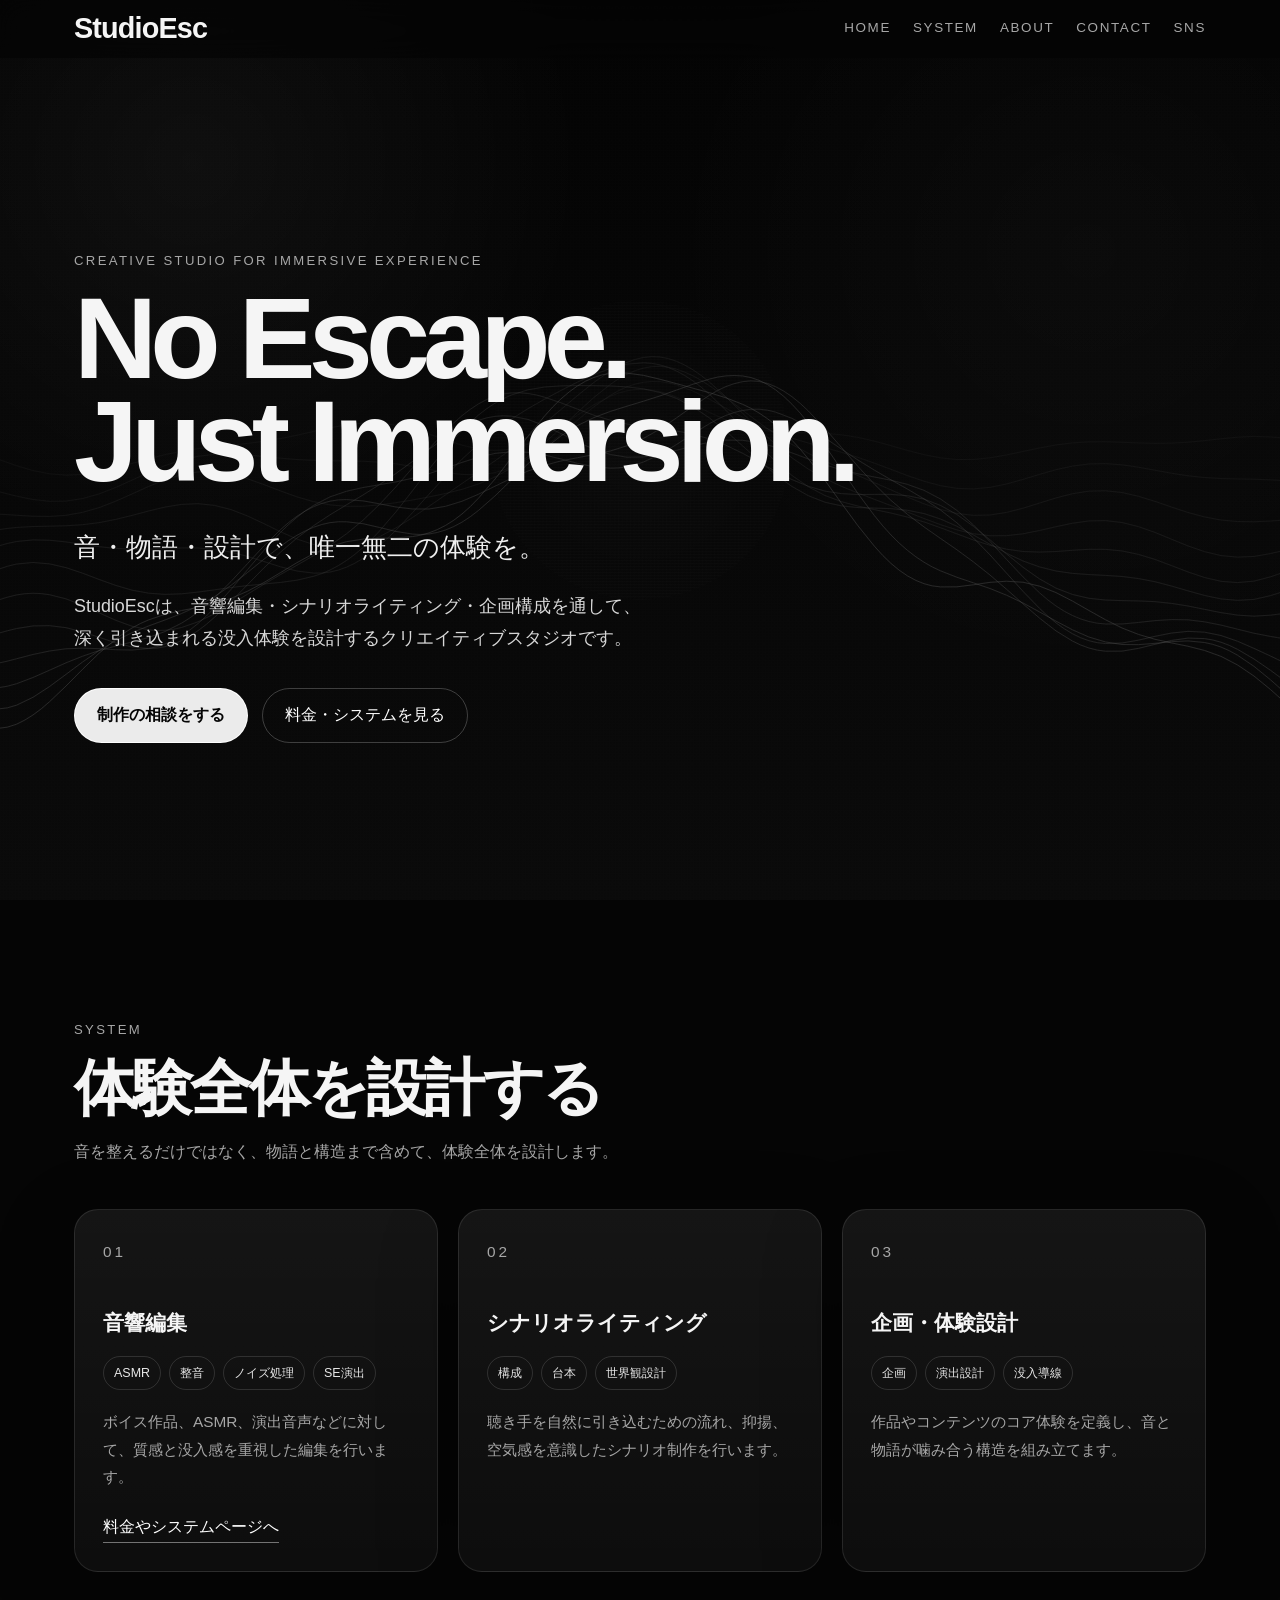
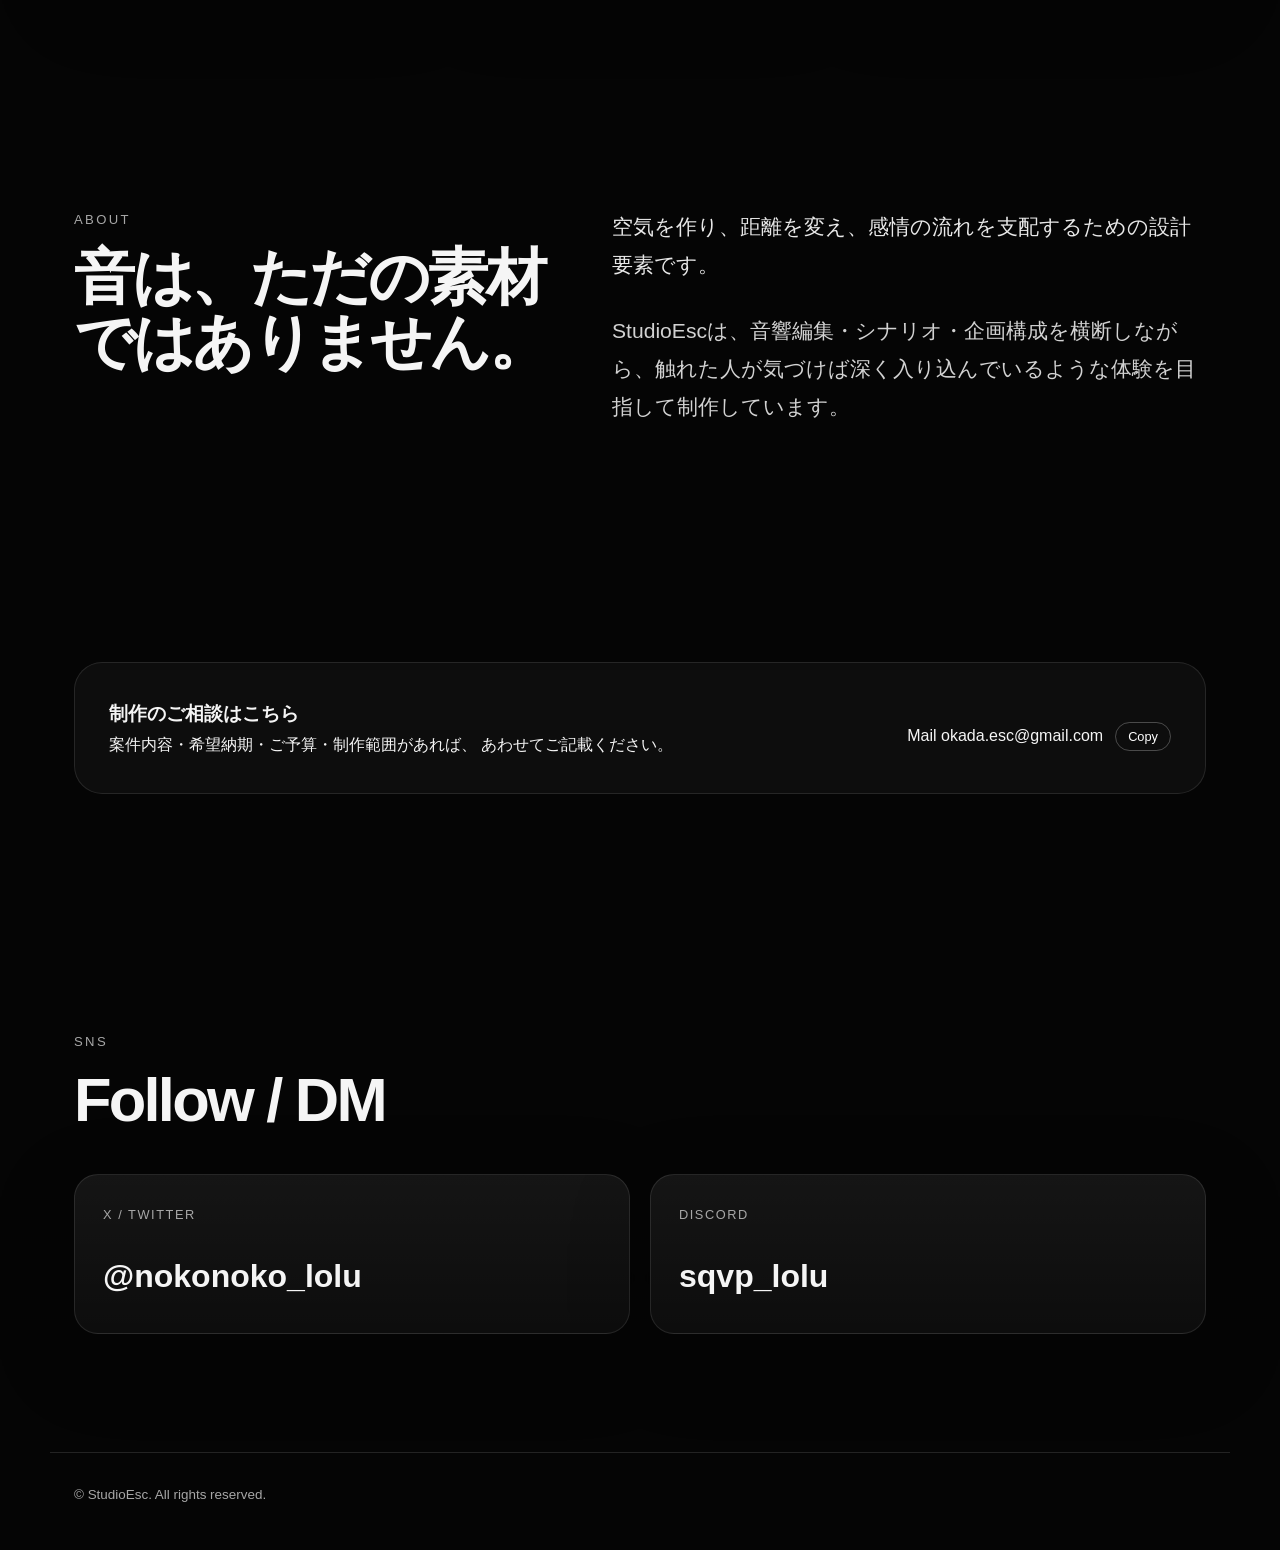
<file: studioesc-site/index.html>
<!DOCTYPE html>
<html lang="ja">
<head>
  <meta charset="UTF-8" />
  <meta name="viewport" content="width=device-width, initial-scale=1.0" />
  <title>StudioEsc | No Escape. Just Immersion.</title>
  <meta name="description" content="StudioEscは、音響編集・シナリオライティング・企画構成を通して、深く引き込まれる没入体験を設計するクリエイティブスタジオです。" />
  <link rel="stylesheet" href="assets/css/style.css" />
</head>
<body>
  <div class="page-bg" aria-hidden="true"></div>
  <div class="cursor-noise" aria-hidden="true"></div>
  <div class="topo-bg" aria-hidden="true"><svg id="topoSvg" viewBox="0 0 1440 900" preserveAspectRatio="none"></svg></div>

  <header class="site-header" id="siteHeader">
    <div class="nav-inner">
      <a href="index.html#home" class="brand" aria-label="StudioEsc HOME">
         Studio<span>Esc</span>
      </a>
      <nav class="nav-links" aria-label="グローバルナビゲーション">
        <a href="index.html#home">HOME</a>
        <a href="index.html#system">System</a>
        <a href="index.html#about">About</a>
        <a href="index.html#contact">Contact</a>
        <a href="index.html#sns">SNS</a>
      </nav>
    </div>
  </header>

  <main>
    <section class="hero container" id="home">
      <div class="hero-inner reveal">
        <p class="eyebrow">Creative Studio for Immersive Experience</p>
        <h1>No Escape.<br />Just Immersion.</h1>
        <p class="lead">音・物語・設計で、唯一無二の体験を。</p>
        <p class="hero-copy">StudioEscは、音響編集・シナリオライティング・企画構成を通して、<br class="pc-only" />深く引き込まれる没入体験を設計するクリエイティブスタジオです。</p>
        <div class="hero-actions">
          <a class="button primary" href="#contact">制作の相談をする</a>
          <a class="button" href="system.html">料金・システムを見る</a>
        </div>
      </div>
    </section>

    <section id="system" class="section">
      <div class="container reveal">
        <div class="section-head">
          <p class="eyebrow">System</p>
          <h2 class="section-title">体験全体を設計する</h2>
          <p class="section-copy">音を整えるだけではなく、物語と構造まで含めて、体験全体を設計します。</p>
        </div>

        <div class="service-grid">
          <article class="card service-card">
            <p class="card-number">01</p>
            <h3>音響編集</h3>
            <div class="tag-wrap">
              <span>ASMR</span><span>整音</span><span>ノイズ処理</span><span>SE演出</span>
            </div>
            <p>ボイス作品、ASMR、演出音声などに対して、質感と没入感を重視した編集を行います。</p>
            <a class="text-link" href="system.html">料金やシステムページへ</a>
          </article>

          <article class="card service-card">
            <p class="card-number">02</p>
            <h3>シナリオライティング</h3>
            <div class="tag-wrap">
              <span>構成</span><span>台本</span><span>世界観設計</span>
            </div>
            <p>聴き手を自然に引き込むための流れ、抑揚、空気感を意識したシナリオ制作を行います。</p>
          </article>

          <article class="card service-card">
            <p class="card-number">03</p>
            <h3>企画・体験設計</h3>
            <div class="tag-wrap">
              <span>企画</span><span>演出設計</span><span>没入導線</span>
            </div>
            <p>作品やコンテンツのコア体験を定義し、音と物語が噛み合う構造を組み立てます。</p>
          </article>
        </div>
      </div>
    </section>

    <section id="about" class="section about-section">
      <div class="container reveal">
        <div class="about-layout">
          <div>
            <p class="eyebrow">About</p>
            <h2 class="section-title">音は、ただの素材ではありません。</h2>
          </div>
          <div class="about-copy">
            <p>空気を作り、距離を変え、感情の流れを支配するための設計要素です。</p>
            <p>StudioEscは、音響編集・シナリオ・企画構成を横断しながら、触れた人が気づけば深く入り込んでいるような体験を目指して制作しています。</p>
          </div>
        </div>
      </div>
    </section>

    <section id="contact" class="section">
      <div class="container reveal">
       <div class="contact-box">
        <div>
          <h3>制作のご相談はこちら</h3>
          <p class="contact-text">
            案件内容・希望納期・ご予算・制作範囲があれば、
            あわせてご記載ください。
          </p>
        </div>
        <div class="contact-mail-box">
        <div class="contact-mail-info">
          <span class="mail-label">Mail</span>
          <span class="mail-address" id="mailAddress">
            okada.esc@gmail.com
          </span>
        </div>
        <button id="copyMail" class="copy-button">
          Copy
        </button>
        </div>
      </div>
    </section>

    <section id="sns" class="section sns-section">
      <div class="container reveal">
        <div class="section-head">
          <p class="eyebrow">SNS</p>
          <h2 class="section-title">Follow / DM</h2>
        </div>
        <div class="sns-grid">
          <a class="card sns-card" href="https://x.com/nokonoko_lolu" target="_blank" rel="noopener">
            <span>X / Twitter</span>
            <strong>@nokonoko_lolu</strong>
          </a>
          <div class="card sns-card">
            <span>Discord</span>
            <strong>sqvp_lolu</strong>
          </div>
        </div>
      </div>
    </section>
  </main>

  <footer class="footer container">
    <p>© StudioEsc. All rights reserved.</p>
  </footer>

  <script src="assets/js/main.js"></script>
</body>
</html>
</file>
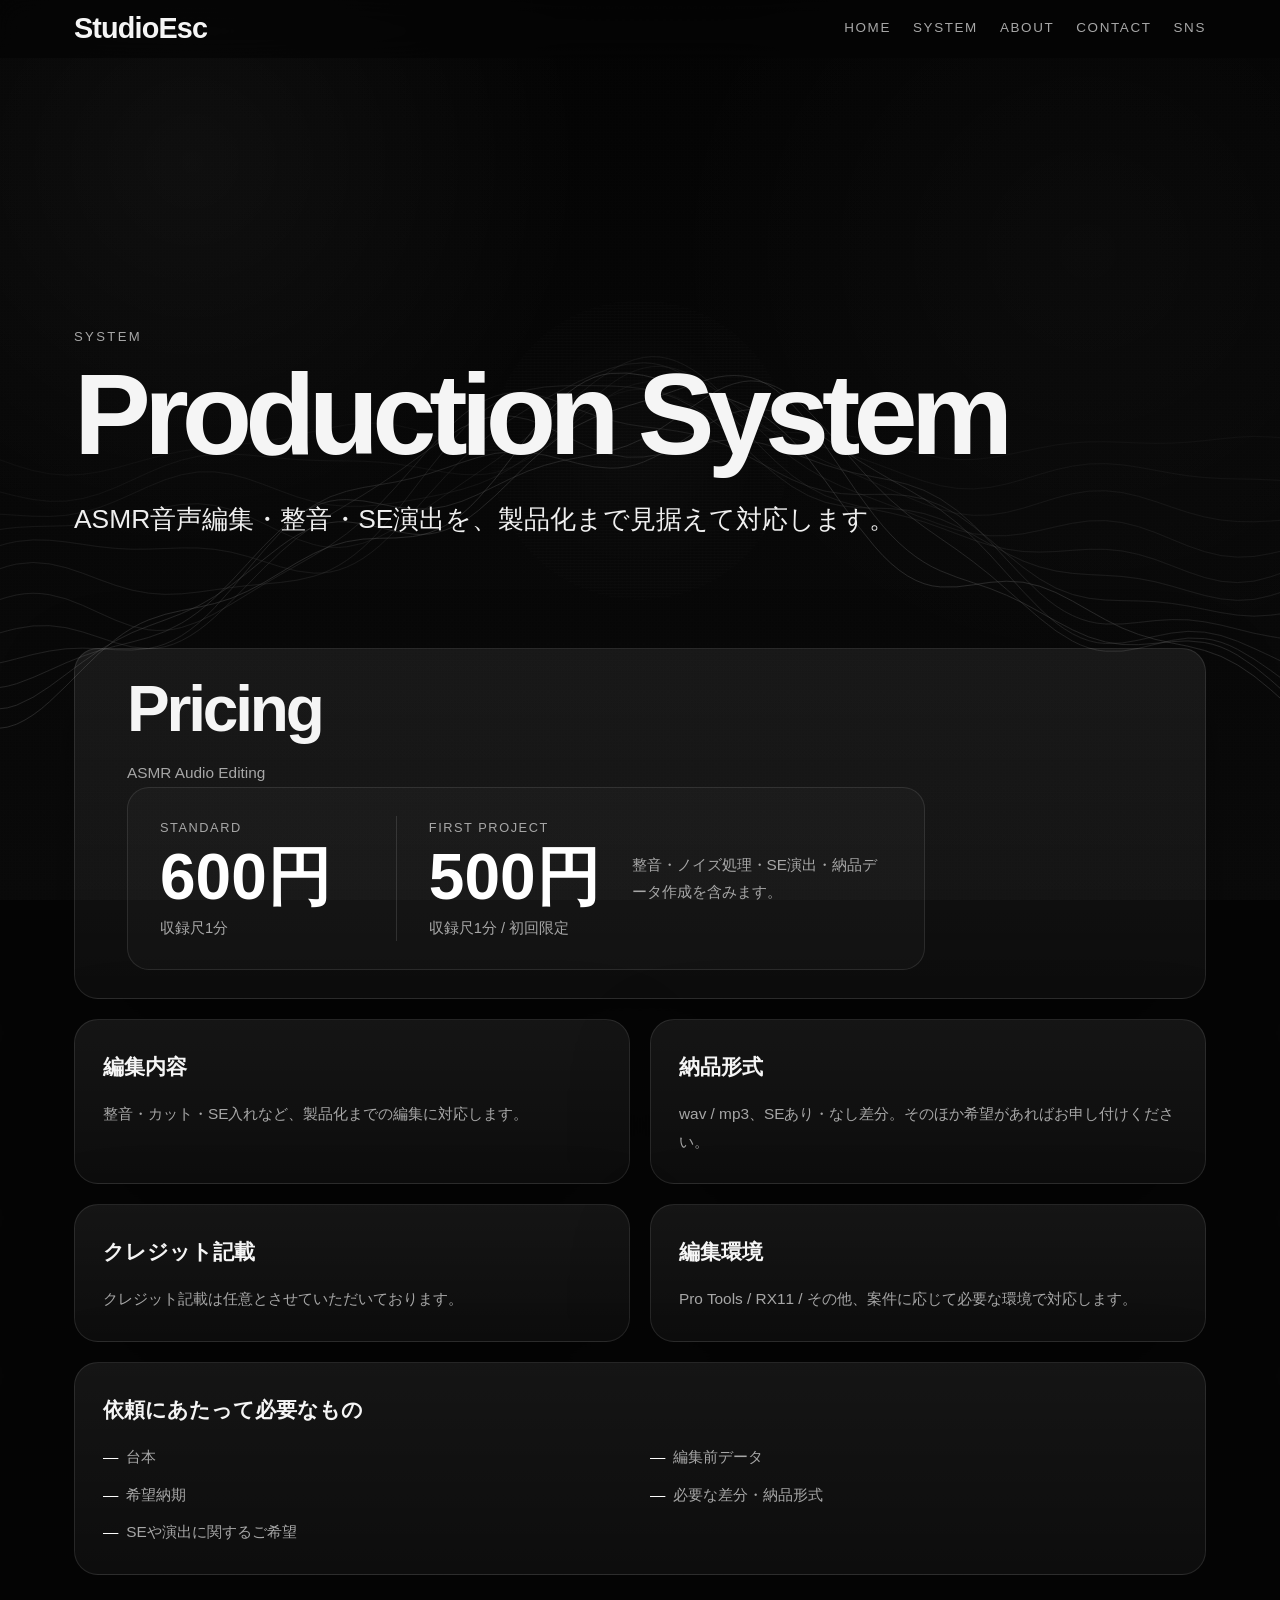
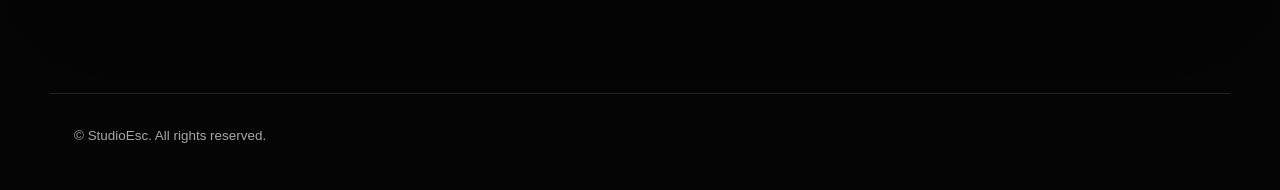
<file: studioesc-site/system.html>
<!DOCTYPE html>
<html lang="ja">
<head>
  <meta charset="UTF-8" />
  <meta name="viewport" content="width=device-width, initial-scale=1.0" />
  <title>System | StudioEsc</title>
  <meta name="description" content="StudioEscのASMR音声編集料金、納品形式、制作環境、依頼に必要なもの。" />
  <link rel="stylesheet" href="assets/css/style.css" />
</head>
<body>
  <div class="page-bg" aria-hidden="true"></div>
  <div class="cursor-noise" aria-hidden="true"></div>
  <div class="topo-bg" aria-hidden="true"><svg id="topoSvg" viewBox="0 0 1440 900" preserveAspectRatio="none"></svg></div>

  <header class="site-header" id="siteHeader">
    <div class="nav-inner">
      <a href="index.html" class="brand">
  Studio<span>Esc</span>
</a>
      <nav class="nav-links" aria-label="グローバルナビゲーション">
        <a href="index.html#home">HOME</a>
        <a href="index.html#system">System</a>
        <a href="index.html#about">About</a>
        <a href="index.html#contact">Contact</a>
        <a href="index.html#sns">SNS</a>
      </nav>
    </div>
  </header>

  <main>
    <section class="page-hero container">
      <div class="reveal">
        <p class="eyebrow">System</p>
        <h1>Production System</h1>
        <p class="lead">ASMR音声編集・整音・SE演出を、製品化まで見据えて対応します。</p>
      </div>
    </section>

    <section class="section system-detail">
      <div class="container reveal">
        <div class="price-card card">
          <div>
            <section id="pricing">
              <div class="container section-block">
                <h2 class="section-title">Pricing</h2>
                <p class="section-copy">ASMR Audio Editing</p>

                <div class="pricing-card">
                  <div class="pricing-item">
                    <span class="price-label">Standard</span>
                    <strong class="price-value">600円</strong>
                    <span class="price-unit">収録尺1分</span>
                  </div>

                  <div class="pricing-item featured-price">
                    <span class="price-label">First Project</span>
                    <strong class="price-value">500円</strong>
                    <span class="price-unit">収録尺1分 / 初回限定</span>
                  </div>

                  <p class="pricing-note">
                    整音・ノイズ処理・SE演出・納品データ作成を含みます。
                  </p>
                </div>
              </div>
            </section>
          </div>
        </div>

        <div class="detail-grid">
          <article class="card">
            <h3>編集内容</h3>
            <p>整音・カット・SE入れなど、製品化までの編集に対応します。</p>
          </article>
          <article class="card">
            <h3>納品形式</h3>
            <p>wav / mp3、SEあり・なし差分。そのほか希望があればお申し付けください。</p>
          </article>
          <article class="card">
            <h3>クレジット記載</h3>
            <p>クレジット記載は任意とさせていただいております。</p>
          </article>
          <article class="card">
            <h3>編集環境</h3>
            <p>Pro Tools / RX11 / その他、案件に応じて必要な環境で対応します。</p>
          </article>
          <article class="card wide">
            <h3>依頼にあたって必要なもの</h3>
            <ul class="check-list">
              <li>台本</li>
              <li>編集前データ</li>
              <li>希望納期</li>
              <li>必要な差分・納品形式</li>
              <li>SEや演出に関するご希望</li>
            </ul>
          </article>
        </div>
      </div>
    </section>
  </main>

  <footer class="footer container">
    <p>© StudioEsc. All rights reserved.</p>
  </footer>

  <script src="assets/js/main.js"></script>
</body>
</html>
</file>
<file: studioesc-site/assets/css/style.css>
:root {
  --bg: #050505;
  --bg-soft: #0b0b0b;
  --text: #f5f5f5;
  --muted: #a7a7a7;
  --line: rgba(255,255,255,.12);
  --panel: rgba(255,255,255,.035);
  --panel-strong: rgba(255,255,255,.065);
  --panel-border: rgba(255,255,255,.10);
  --max-width: 1180px;
  --cursor-x: 50%;
  --cursor-y: 50%;
}

* { box-sizing: border-box; margin: 0; padding: 0; }
html { scroll-behavior: smooth; }
body {
  min-height: 100vh;
  font-family: -apple-system, BlinkMacSystemFont, "Segoe UI", Roboto, "Helvetica Neue", Arial, sans-serif;
  color: var(--text);
  background: var(--bg);
  line-height: 1.8;
  overflow-x: hidden;
}
a { color: inherit; text-decoration: none; }
img { display: block; max-width: 100%; }

.page-bg,
.cursor-noise,
.topo-bg { position: fixed; inset: 0; pointer-events: none; }
.page-bg {
  z-index: 0;
  background:
    radial-gradient(circle at 15% 18%, rgba(255,255,255,.045), transparent 30%),
    radial-gradient(circle at 85% 28%, rgba(255,255,255,.025), transparent 34%),
    linear-gradient(180deg, #030303 0%, #0a0a0a 100%);
}
.page-bg::after {
  content: "";
  position: absolute;
  inset: 0;
  opacity: .05;
  background-image:
    linear-gradient(rgba(255,255,255,.02) 1px, transparent 1px),
    linear-gradient(90deg, rgba(255,255,255,.016) 1px, transparent 1px),
    radial-gradient(rgba(255,255,255,.025) .6px, transparent .9px);
  background-size: 3px 3px, 3px 3px, 8px 8px;
  mix-blend-mode: screen;
}
.cursor-noise { z-index: 1; }
.cursor-noise::before {
  content: "";
  position: absolute;
  left: var(--cursor-x);
  top: var(--cursor-y);
  width: 300px;
  height: 300px;
  border-radius: 50%;
  transform: translate(-50%, -50%);
  opacity: .22;
  background:
    repeating-linear-gradient(0deg, rgba(255,255,255,.05) 0 1px, transparent 1px 3px),
    repeating-linear-gradient(90deg, rgba(255,255,255,.02) 0 1px, transparent 1px 4px),
    radial-gradient(circle, rgba(255,255,255,.08), rgba(255,255,255,.025) 45%, transparent 74%);
  mix-blend-mode: screen;
}
.topo-bg { z-index: 1; opacity: .28; mix-blend-mode: screen; }
.topo-bg svg { width: 100%; height: 100%; }
.topo-line { fill: none; stroke: rgba(255,255,255,.9); stroke-width: .8; vector-effect: non-scaling-stroke; }

.site-header, main, .footer { position: relative; z-index: 2; }
.site-header {
  position: fixed;
  top: 0;
  left: 0;
  width: 100%;
  z-index: 20;
  backdrop-filter: blur(14px);
  background: rgba(5,5,5,.72);
  border-bottom: 1px solid transparent;
  transition: background .2s ease, border-color .2s ease;
}
.site-header.scrolled { background: rgba(5,5,5,.9); border-color: var(--line); }
.nav-inner {
  max-width: var(--max-width);
  margin: 0 auto;
  padding: 14px 24px;
  display: flex;
  align-items: center;
  justify-content: space-between;
  gap: 24px;
}

.brand {
  font-size: 1.8rem;
  font-weight: 900;
  letter-spacing: -0.03em;
  text-transform: none;
  line-height: 1;
}

.brand img { width: 148px; opacity: .96; }
.nav-links { display: flex; gap: 22px; flex-wrap: wrap; justify-content: flex-end; }
.nav-links a { color: var(--muted); font-size: .84rem; letter-spacing: .12em; text-transform: uppercase; transition: color .2s ease; }
.nav-links a:hover { color: var(--text); }

.container { max-width: var(--max-width); margin: 0 auto; padding: 0 24px; }
.hero { min-height: 100vh; display: grid; align-items: center; padding-top: 92px; }
.hero-inner { max-width: 980px; }
.eyebrow { color: var(--muted); font-size: .82rem; letter-spacing: .18em; text-transform: uppercase; margin-bottom: 14px; }
.hero h1, .page-hero h1 {
  font-size: clamp(3.4rem, 9vw, 8.2rem);
  line-height: .9;
  letter-spacing: -.06em;
  margin-bottom: 30px;
}
.lead { font-size: clamp(1.18rem, 2.2vw, 1.65rem); color: #efefef; margin-bottom: 18px; }
.hero-copy { max-width: 780px; color: #d8d8d8; font-size: clamp(1rem, 1.6vw, 1.12rem); }
.hero-actions { display: flex; flex-wrap: wrap; gap: 14px; margin-top: 34px; }
.button {
  display: inline-flex;
  align-items: center;
  justify-content: center;
  min-height: 48px;
  padding: 12px 22px;
  border: 1px solid rgba(255,255,255,.22);
  border-radius: 999px;
  color: #fff;
  transition: transform .2s ease, border-color .2s ease, background .2s ease;
}
.button:hover { transform: translateY(-2px); border-color: rgba(255,255,255,.48); background: rgba(255,255,255,.045); }
.button.primary { background: rgba(255,255,255,.92); color: #050505; border-color: rgba(255,255,255,.92); font-weight: 700; }
.button.primary:hover { background: #fff; }
.button.large { min-width: min(100%, 280px); }

.section { padding: 118px 0; scroll-margin-top: 86px; }
.section-head { margin-bottom: 42px; }
.section-title { font-size: clamp(2rem, 4.8vw, 4rem); line-height: 1.05; letter-spacing: -.045em; margin-bottom: 18px; }
.section-copy { max-width: 760px; color: var(--muted); }
.service-grid, .detail-grid, .sns-grid { display: grid; gap: 20px; }
.service-grid { grid-template-columns: repeat(3, minmax(0, 1fr)); }
.card {
  position: relative;
  overflow: hidden;
  padding: 28px;
  border: 1px solid var(--panel-border);
  border-radius: 24px;
  background: linear-gradient(180deg, var(--panel-strong), var(--panel));
  box-shadow: 0 24px 80px rgba(0,0,0,.28);
}
.card::before {
  content: "";
  position: absolute;
  inset: 0;
  opacity: 0;
  background: radial-gradient(circle at var(--cursor-x) var(--cursor-y), rgba(255,255,255,.10), transparent 34%);
  transition: opacity .2s ease;
}
.card:hover::before { opacity: 1; }
.card > * { position: relative; }
.card-number { color: var(--muted); font-size: .78rem; letter-spacing: .2em; margin-bottom: 38px; }
.card h3 { font-size: 1.32rem; margin-bottom: 14px; }
.card p, .card li { color: var(--muted); font-size: .96rem; }
.tag-wrap { display: flex; flex-wrap: wrap; gap: 8px; margin-bottom: 18px; }
.tag-wrap span {
  border: 1px solid rgba(255,255,255,.13);
  border-radius: 999px;
  padding: 5px 10px;
  color: #e8e8e8;
  font-size: .78rem;
}
.text-link { display: inline-flex; margin-top: 22px; color: #fff; border-bottom: 1px solid rgba(255,255,255,.42); }

.about-layout { display: grid; grid-template-columns: .9fr 1.1fr; gap: 52px; align-items: start; }
.about-copy { color: #e8e8e8; font-size: clamp(1.08rem, 1.8vw, 1.32rem); }
.about-copy p + p { margin-top: 28px; color: #d2d2d2; }
.contact-box { display: grid; grid-template-columns: 1fr auto; gap: 28px; align-items: center; padding: 34px; border: 1px solid var(--panel-border); border-radius: 28px; background: rgba(255,255,255,.035); }
.contact-actions {
  display: flex;
  flex-wrap: wrap;
  gap: 14px;
  justify-content: flex-end;
}

@media (max-width: 920px) {
  .contact-actions {
    justify-content: flex-start;
  }
}
.sns-grid { grid-template-columns: repeat(2, minmax(0, 1fr)); }
.sns-card { min-height: 160px; display: flex; flex-direction: column; justify-content: space-between; }
.sns-card span { color: var(--muted); letter-spacing: .12em; text-transform: uppercase; font-size: .8rem; }
.sns-card strong { font-size: clamp(1.4rem, 3vw, 2rem); }

.page-hero { min-height: 72vh; display: grid; align-items: end; padding-top: 128px; padding-bottom: 86px; }
.system-detail { padding-top: 0; }
.price-card { display: flex; align-items: center; justify-content: space-between; gap: 24px; margin-bottom: 20px; }
.price-card h2 { font-size: clamp(2rem, 5vw, 4rem); line-height: 1; letter-spacing: -.05em; margin-bottom: 18px; }
.price-card strong { color: #fff; }
.detail-grid { grid-template-columns: repeat(2, minmax(0, 1fr)); }
.detail-grid .wide { grid-column: 1 / -1; }
.check-list { display: grid; grid-template-columns: repeat(2, minmax(0, 1fr)); gap: 10px 20px; list-style: none; margin-top: 10px; }
.check-list li::before { content: "—"; color: #fff; margin-right: 8px; }
.footer { padding: 30px 24px 42px; color: var(--muted); font-size: .84rem; border-top: 1px solid var(--line); }
.reveal { opacity: 0; transform: translateY(18px); transition: opacity .7s ease, transform .7s ease; }
.reveal.is-visible { opacity: 1; transform: translateY(0); }

@media (max-width: 920px) {
  .service-grid, .about-layout, .contact-box, .detail-grid { grid-template-columns: 1fr; }
  .price-card { align-items: flex-start; flex-direction: column; }
  .hero { min-height: auto; padding-top: 150px; padding-bottom: 92px; }
  .page-hero { min-height: auto; padding-top: 150px; }
}
@media (max-width: 720px) {
  .nav-inner { align-items: flex-start; flex-direction: column; gap: 12px; }
  .nav-links { gap: 12px 16px; }
  .nav-links a { font-size: .76rem; }
  .section { padding: 88px 0; }
  .hero h1, .page-hero h1 { font-size: clamp(3rem, 17vw, 5.2rem); }
  .pc-only { display: none; }
  .sns-grid, .check-list { grid-template-columns: 1fr; }
  .card, .contact-box { padding: 22px; border-radius: 20px; }
}

.contact-mail-box {
  display: flex;
  align-items: center;
  gap: 12px;
  margin-top: 16px;
}

.copy-button {
  padding: 6px 12px;
  font-size: 0.8rem;
  background: transparent;
  color: #fff;
  border: 1px solid rgba(255,255,255,0.25);
  border-radius: 999px;
  cursor: pointer;
  transition: all .2s ease;
}

.copy-button:hover {
  background: rgba(255,255,255,0.08);
  border-color: rgba(255,255,255,0.5);
}

.copy-button.copied {
  background: #fff;
  color: #000;
}

.pricing-card {
  display: grid;
  grid-template-columns: 1fr 1fr auto;
  align-items: center;
  gap: 32px;
  padding: 28px 32px;
  border: 1px solid rgba(255,255,255,0.1);
  border-radius: 22px;
  background: rgba(255,255,255,0.025);
}

.pricing-item {
  display: flex;
  flex-direction: column;
  gap: 6px;
}

.price-label {
  color: var(--muted);
  font-size: 0.8rem;
  letter-spacing: 0.12em;
  text-transform: uppercase;
}

.price-value {
  font-size: clamp(2.4rem, 5vw, 4rem);
  font-weight: 900;
  line-height: 1;
}

.price-unit,
.pricing-note {
  color: var(--muted);
  font-size: 0.92rem;
}

.pricing-note {
  max-width: 260px;
}

.featured-price {
  border-left: 1px solid rgba(255,255,255,0.12);
  padding-left: 32px;
}

@media (max-width: 820px) {
  .pricing-card {
    grid-template-columns: 1fr;
  }

  .featured-price {
    border-left: none;
    padding-left: 0;
    border-top: 1px solid rgba(255,255,255,0.12);
    padding-top: 20px;
  }
}
</file>
